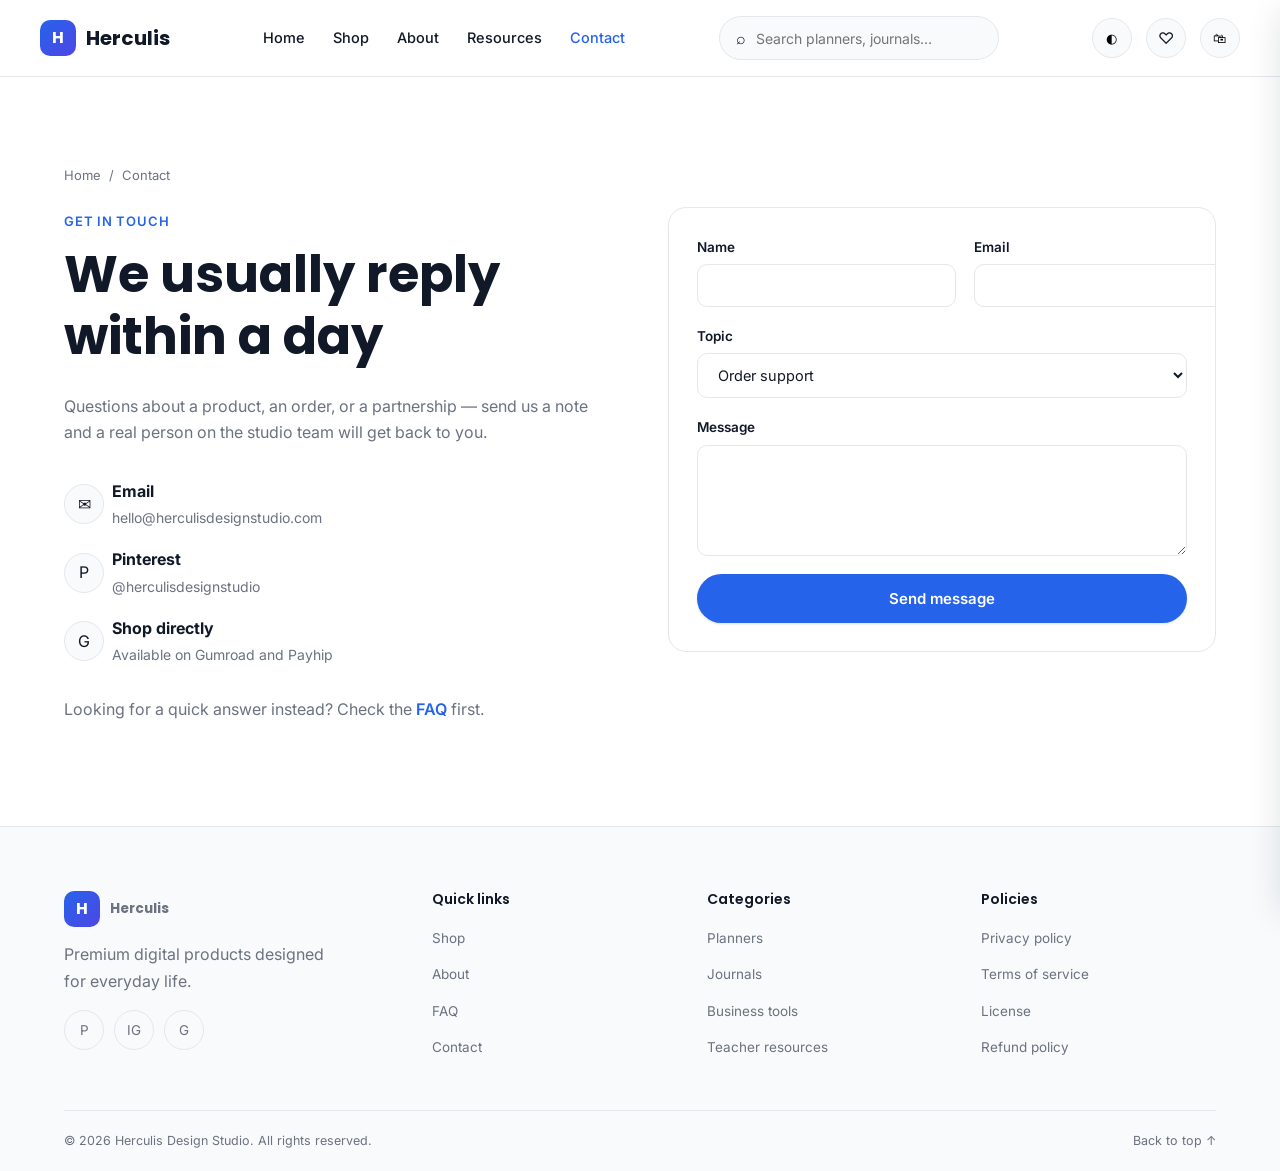
<file: contact.html>
<!DOCTYPE html>
<html lang="en">
<head>
<meta charset="UTF-8">
<meta name="viewport" content="width=device-width, initial-scale=1.0">
<title>Contact Us — Herculis Design Studio</title>
<meta name="description" content="Get in touch with Herculis Design Studio for product questions, order support, or collaboration inquiries.">
<link rel="canonical" href="https://www.herculisdesignstudio.com/contact.html">
<link rel="icon" href="assets/icons/favicon.ico">
<link rel="preconnect" href="https://fonts.googleapis.com">
<link rel="preconnect" href="https://fonts.gstatic.com" crossorigin>
<link href="https://fonts.googleapis.com/css2?family=Poppins:wght@500;600;700&family=Inter:wght@400;500;600&display=swap" rel="stylesheet">
<link rel="stylesheet" href="assets/css/style.css">
</head>
<body>
<div class="reading-progress" aria-hidden="true"></div>
<a href="#main" class="skip-link">Skip to content</a>
<header class="navbar">
  <div class="container nav-inner">
    <a href="index.html" class="logo"><span class="logo-mark">H</span> Herculis</a>
    <nav id="nav-links" class="nav-links" aria-label="Primary">
      <a href="index.html">Home</a>
      <a href="shop.html">Shop</a>
      <a href="about.html">About</a>
      <a href="faq.html">Resources</a>
      <a href="contact.html" aria-current="page">Contact</a>
    </nav>
    <div class="nav-search" role="search">
      <span aria-hidden="true">⌕</span>
      <input type="search" placeholder="Search planners, journals…" aria-label="Search products" onkeydown="if(event.key==='Enter'){window.location.href='shop.html?q='+encodeURIComponent(this.value);}">
    </div>
    <div class="nav-actions">
      <button class="icon-btn" id="theme-toggle" aria-label="Toggle dark mode">◐</button>
      <a class="icon-btn" href="shop.html" aria-label="Wishlist">♡<span class="badge-count wishlist-count hidden">0</span></a>
      <button class="icon-btn" id="cart-toggle" aria-label="Open cart">🛍<span class="badge-count cart-count hidden">0</span></button>
      <button class="nav-toggle" id="nav-toggle" aria-label="Toggle menu">☰</button>
    </div>
  </div>
</header>

<main id="main">
  <section class="section">
    <div class="container">
      <nav class="breadcrumb" aria-label="Breadcrumb"><a href="index.html">Home</a> / <span>Contact</span></nav>
      <div class="hero-grid" style="align-items:flex-start;">
        <div>
          <span class="eyebrow">Get in touch</span>
          <h1>We usually reply within a day</h1>
          <p class="lede">Questions about a product, an order, or a partnership — send us a note and a real person on the studio team will get back to you.</p>

          <div style="margin-top:32px; display:flex; flex-direction:column; gap:16px;">
            <div class="flex gap-8" style="align-items:center;">
              <span class="icon-btn" aria-hidden="true">✉</span>
              <div><strong>Email</strong><br><span style="color:var(--color-text-muted); font-size:14px;">hello@herculisdesignstudio.com</span></div>
            </div>
            <div class="flex gap-8" style="align-items:center;">
              <span class="icon-btn" aria-hidden="true">P</span>
              <div><strong>Pinterest</strong><br><span style="color:var(--color-text-muted); font-size:14px;">@herculisdesignstudio</span></div>
            </div>
            <div class="flex gap-8" style="align-items:center;">
              <span class="icon-btn" aria-hidden="true">G</span>
              <div><strong>Shop directly</strong><br><span style="color:var(--color-text-muted); font-size:14px;">Available on Gumroad and Payhip</span></div>
            </div>
          </div>

          <p style="margin-top:28px;">Looking for a quick answer instead? Check the <a href="faq.html" style="color:var(--color-primary); font-weight:600;">FAQ</a> first.</p>
        </div>

        <form id="contact-form" class="card" style="padding:28px;">
          <div class="form-cols">
            <div class="form-row">
              <label for="c-name">Name</label>
              <input id="c-name" type="text" required autocomplete="name">
            </div>
            <div class="form-row">
              <label for="c-email">Email</label>
              <input id="c-email" type="email" required autocomplete="email">
            </div>
          </div>
          <div class="form-row">
            <label for="c-topic">Topic</label>
            <select id="c-topic">
              <option>Order support</option>
              <option>Product question</option>
              <option>Wholesale / collaboration</option>
              <option>Something else</option>
            </select>
          </div>
          <div class="form-row">
            <label for="c-message">Message</label>
            <textarea id="c-message" rows="5" required></textarea>
          </div>
          <button type="submit" class="btn btn-primary btn-block">Send message</button>
        </form>
      </div>
    </div>
  </section>
</main>

<footer>
  <div class="container">
    <div class="footer-grid">
      <div class="footer-col">
        <a href="index.html" class="logo"><span class="logo-mark">H</span> Herculis</a>
        <p style="margin-top:14px; max-width:280px;">Premium digital products designed for everyday life.</p>
        <div class="footer-social">
          <a class="icon-btn" href="#" aria-label="Pinterest">P</a>
          <a class="icon-btn" href="#" aria-label="Instagram">IG</a>
          <a class="icon-btn" href="#" aria-label="Gumroad">G</a>
        </div>
      </div>
      <div class="footer-col">
        <h4>Quick links</h4>
        <ul><li><a href="shop.html">Shop</a></li><li><a href="about.html">About</a></li><li><a href="faq.html">FAQ</a></li><li><a href="contact.html">Contact</a></li></ul>
      </div>
      <div class="footer-col">
        <h4>Categories</h4>
        <ul><li><a href="shop.html">Planners</a></li><li><a href="shop.html">Journals</a></li><li><a href="shop.html">Business tools</a></li><li><a href="shop.html">Teacher resources</a></li></ul>
      </div>
      <div class="footer-col">
        <h4>Policies</h4>
        <ul><li><a href="privacy.html">Privacy policy</a></li><li><a href="terms.html">Terms of service</a></li><li><a href="license.html">License</a></li><li><a href="refund.html">Refund policy</a></li></ul>
      </div>
    </div>
    <div class="footer-bottom">
      <span>© 2026 Herculis Design Studio. All rights reserved.</span>
      <a href="#" id="footer-top">Back to top ↑</a>
    </div>
  </div>
</footer>

<div class="drawer-overlay"></div>
<aside class="drawer" aria-label="Shopping cart">
  <div class="drawer-head"><h3 style="margin:0;">Your cart</h3><button class="icon-btn" id="drawer-close" aria-label="Close cart">×</button></div>
  <div class="drawer-body"></div>
  <div class="drawer-foot">
    <div class="drawer-total"><span>Total</span><span class="drawer-total-amount">$0</span></div>
    <button class="btn btn-primary btn-block">Checkout</button>
  </div>
</aside>
<button class="scroll-top" aria-label="Scroll to top">↑</button>
<script src="assets/js/products.js"></script>
<script src="assets/js/main.js"></script>
</body>
</html>
</file>
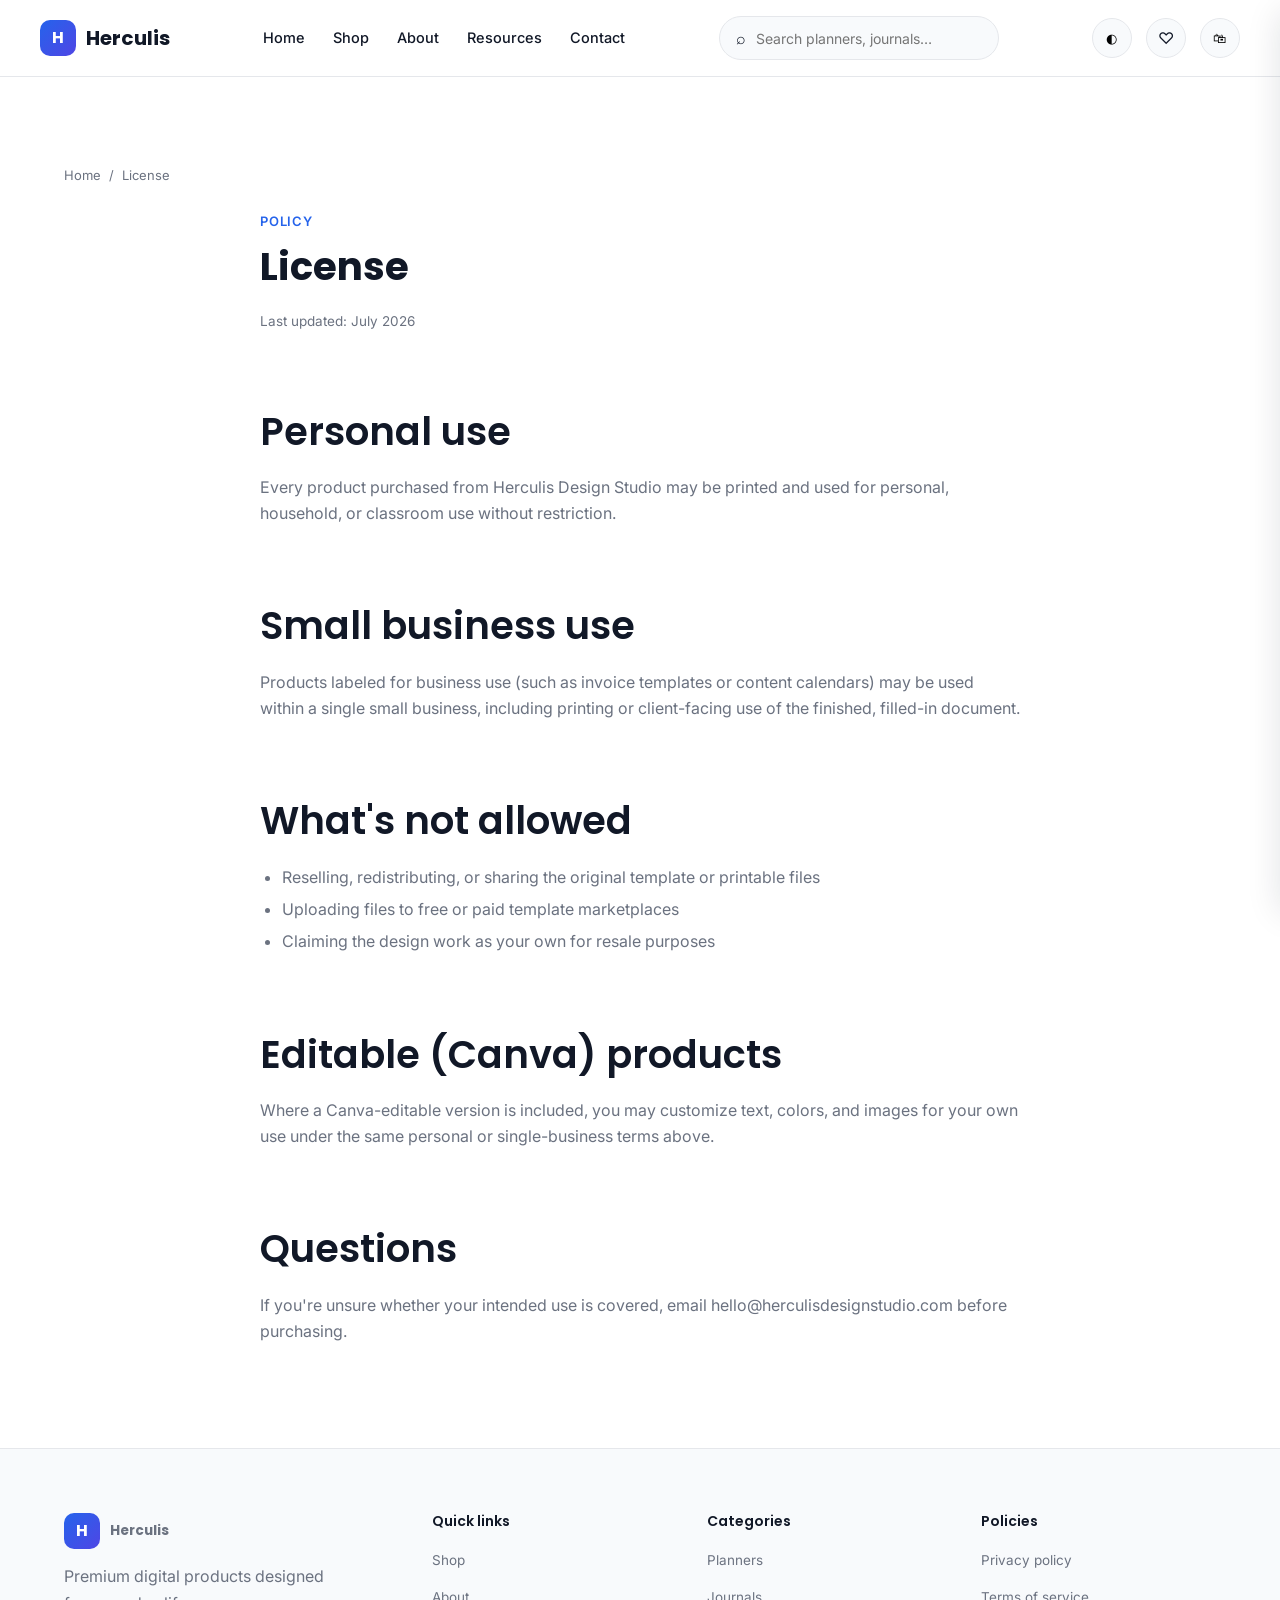
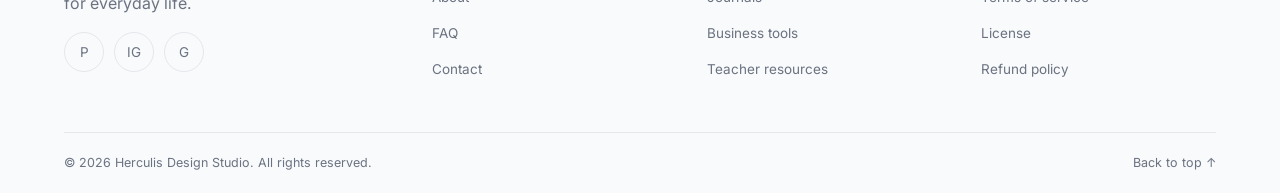
<file: license.html>
<!DOCTYPE html>
<html lang="en">
<head>
<meta charset="UTF-8">
<meta name="viewport" content="width=device-width, initial-scale=1.0">
<title>License — Herculis Design Studio</title>
<meta name="description" content="License terms for using Herculis Design Studio digital products.">
<link rel="canonical" href="https://www.herculisdesignstudio.com/license.html">
<link rel="icon" href="assets/icons/favicon.ico">
<link rel="preconnect" href="https://fonts.googleapis.com">
<link rel="preconnect" href="https://fonts.gstatic.com" crossorigin>
<link href="https://fonts.googleapis.com/css2?family=Poppins:wght@500;600;700&family=Inter:wght@400;500;600&display=swap" rel="stylesheet">
<link rel="stylesheet" href="assets/css/style.css">
</head>
<body>
<a href="#main" class="skip-link">Skip to content</a>
<header class="navbar">
  <div class="container nav-inner">
    <a href="index.html" class="logo"><span class="logo-mark">H</span> Herculis</a>
    <nav id="nav-links" class="nav-links" aria-label="Primary">
      <a href="index.html">Home</a>
      <a href="shop.html">Shop</a>
      <a href="about.html">About</a>
      <a href="faq.html">Resources</a>
      <a href="contact.html">Contact</a>
    </nav>
    <div class="nav-search" role="search">
      <span aria-hidden="true">⌕</span>
      <input type="search" placeholder="Search planners, journals…" aria-label="Search products" onkeydown="if(event.key==='Enter'){window.location.href='shop.html?q='+encodeURIComponent(this.value);}">
    </div>
    <div class="nav-actions">
      <button class="icon-btn" id="theme-toggle" aria-label="Toggle dark mode">◐</button>
      <a class="icon-btn" href="shop.html" aria-label="Wishlist">♡<span class="badge-count wishlist-count hidden">0</span></a>
      <button class="icon-btn" id="cart-toggle" aria-label="Open cart">🛍<span class="badge-count cart-count hidden">0</span></button>
      <button class="nav-toggle" id="nav-toggle" aria-label="Toggle menu">☰</button>
    </div>
  </div>
</header>

<main id="main">
  <section class="section">
    <div class="container">
      <nav class="breadcrumb" aria-label="Breadcrumb"><a href="index.html">Home</a> / <span>License</span></nav>
      <div class="legal-content">
        <span class="eyebrow">Policy</span>
        <h1 style="font-family:var(--font-heading); font-size:clamp(1.8rem,3vw,2.4rem);">License</h1>
        <p style="color:var(--color-text-muted); font-size:13.5px;">Last updated: July 2026</p>

        <h2>Personal use</h2>
        <p>Every product purchased from Herculis Design Studio may be printed and used for personal, household, or classroom use without restriction.</p>
        <h2>Small business use</h2>
        <p>Products labeled for business use (such as invoice templates or content calendars) may be used within a single small business, including printing or client-facing use of the finished, filled-in document.</p>
        <h2>What's not allowed</h2>
        <ul>
          <li>Reselling, redistributing, or sharing the original template or printable files</li>
          <li>Uploading files to free or paid template marketplaces</li>
          <li>Claiming the design work as your own for resale purposes</li>
        </ul>
        <h2>Editable (Canva) products</h2>
        <p>Where a Canva-editable version is included, you may customize text, colors, and images for your own use under the same personal or single-business terms above.</p>
        <h2>Questions</h2>
        <p>If you're unsure whether your intended use is covered, email hello@herculisdesignstudio.com before purchasing.</p>

      </div>
    </div>
  </section>
</main>

<footer>
  <div class="container">
    <div class="footer-grid">
      <div class="footer-col">
        <a href="index.html" class="logo"><span class="logo-mark">H</span> Herculis</a>
        <p style="margin-top:14px; max-width:280px;">Premium digital products designed for everyday life.</p>
        <div class="footer-social">
          <a class="icon-btn" href="#" aria-label="Pinterest">P</a>
          <a class="icon-btn" href="#" aria-label="Instagram">IG</a>
          <a class="icon-btn" href="#" aria-label="Gumroad">G</a>
        </div>
      </div>
      <div class="footer-col">
        <h4>Quick links</h4>
        <ul><li><a href="shop.html">Shop</a></li><li><a href="about.html">About</a></li><li><a href="faq.html">FAQ</a></li><li><a href="contact.html">Contact</a></li></ul>
      </div>
      <div class="footer-col">
        <h4>Categories</h4>
        <ul><li><a href="shop.html">Planners</a></li><li><a href="shop.html">Journals</a></li><li><a href="shop.html">Business tools</a></li><li><a href="shop.html">Teacher resources</a></li></ul>
      </div>
      <div class="footer-col">
        <h4>Policies</h4>
        <ul><li><a href="privacy.html">Privacy policy</a></li><li><a href="terms.html">Terms of service</a></li><li><a href="license.html">License</a></li><li><a href="refund.html">Refund policy</a></li></ul>
      </div>
    </div>
    <div class="footer-bottom">
      <span>© 2026 Herculis Design Studio. All rights reserved.</span>
      <a href="#" id="footer-top">Back to top ↑</a>
    </div>
  </div>
</footer>

<div class="drawer-overlay"></div>
<aside class="drawer" aria-label="Shopping cart">
  <div class="drawer-head"><h3 style="margin:0;">Your cart</h3><button class="icon-btn" id="drawer-close" aria-label="Close cart">×</button></div>
  <div class="drawer-body"></div>
  <div class="drawer-foot">
    <div class="drawer-total"><span>Total</span><span class="drawer-total-amount">$0</span></div>
    <button class="btn btn-primary btn-block">Checkout</button>
  </div>
</aside>
<button class="scroll-top" aria-label="Scroll to top">↑</button>
<script src="assets/js/products.js"></script>
<script src="assets/js/main.js"></script>
</body>
</html>
</file>
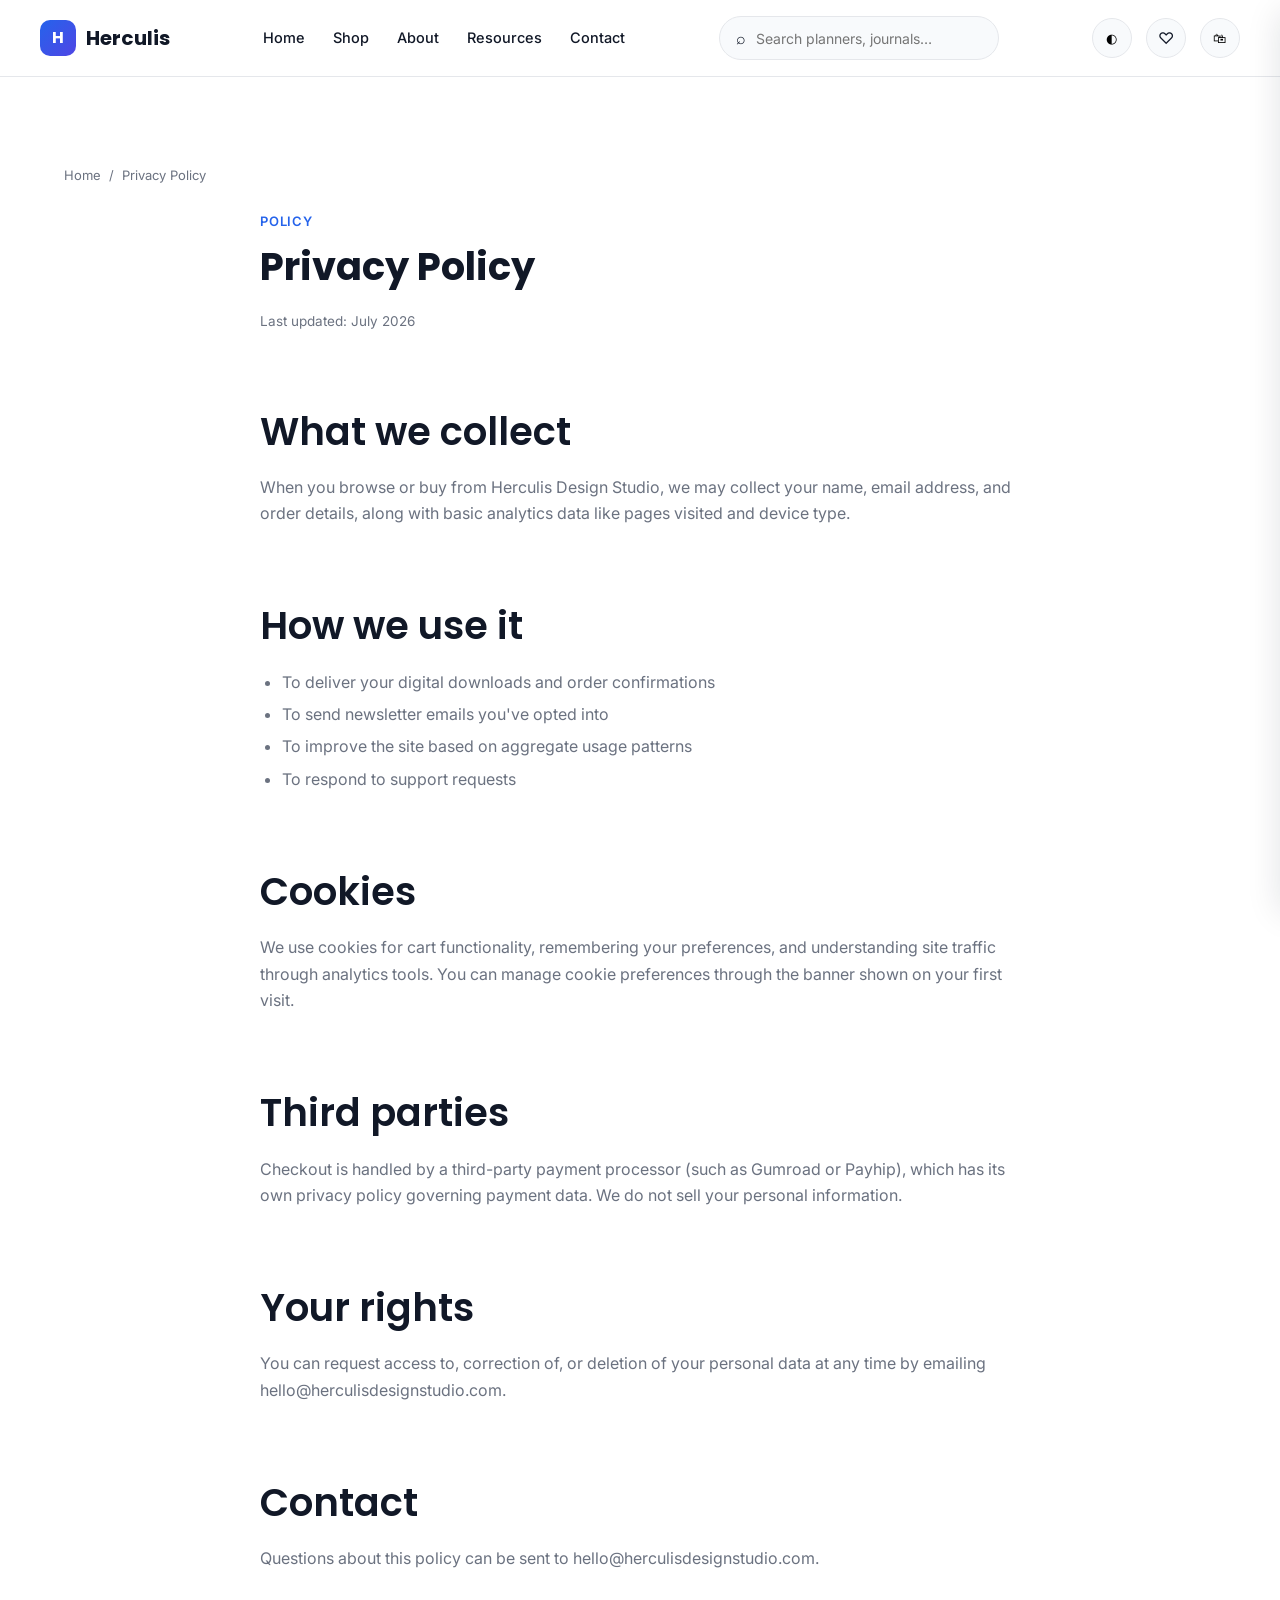
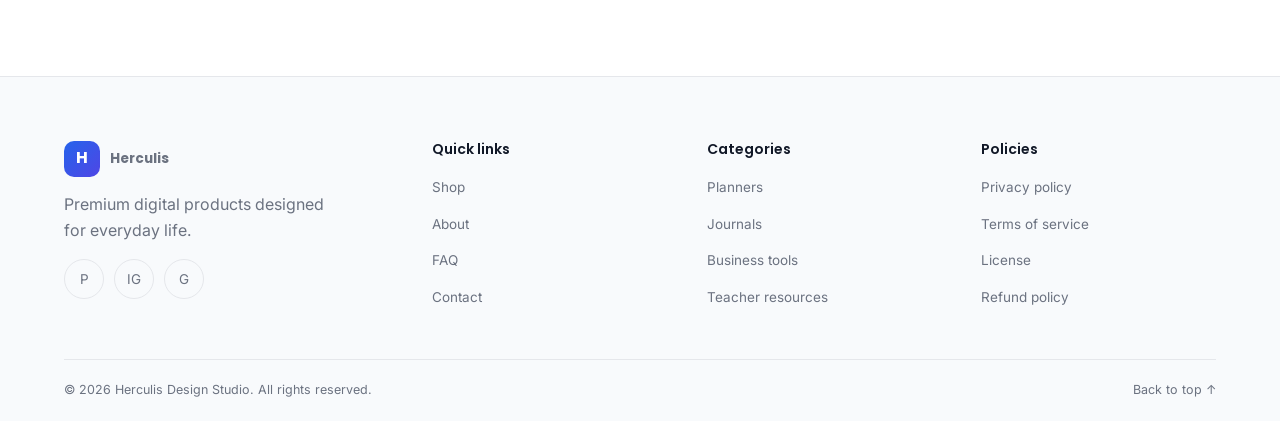
<file: privacy.html>
<!DOCTYPE html>
<html lang="en">
<head>
<meta charset="UTF-8">
<meta name="viewport" content="width=device-width, initial-scale=1.0">
<title>Privacy Policy — Herculis Design Studio</title>
<meta name="description" content="How Herculis Design Studio collects, uses, and protects your information.">
<link rel="canonical" href="https://www.herculisdesignstudio.com/privacy.html">
<link rel="icon" href="assets/icons/favicon.ico">
<link rel="preconnect" href="https://fonts.googleapis.com">
<link rel="preconnect" href="https://fonts.gstatic.com" crossorigin>
<link href="https://fonts.googleapis.com/css2?family=Poppins:wght@500;600;700&family=Inter:wght@400;500;600&display=swap" rel="stylesheet">
<link rel="stylesheet" href="assets/css/style.css">
</head>
<body>
<a href="#main" class="skip-link">Skip to content</a>
<header class="navbar">
  <div class="container nav-inner">
    <a href="index.html" class="logo"><span class="logo-mark">H</span> Herculis</a>
    <nav id="nav-links" class="nav-links" aria-label="Primary">
      <a href="index.html">Home</a>
      <a href="shop.html">Shop</a>
      <a href="about.html">About</a>
      <a href="faq.html">Resources</a>
      <a href="contact.html">Contact</a>
    </nav>
    <div class="nav-search" role="search">
      <span aria-hidden="true">⌕</span>
      <input type="search" placeholder="Search planners, journals…" aria-label="Search products" onkeydown="if(event.key==='Enter'){window.location.href='shop.html?q='+encodeURIComponent(this.value);}">
    </div>
    <div class="nav-actions">
      <button class="icon-btn" id="theme-toggle" aria-label="Toggle dark mode">◐</button>
      <a class="icon-btn" href="shop.html" aria-label="Wishlist">♡<span class="badge-count wishlist-count hidden">0</span></a>
      <button class="icon-btn" id="cart-toggle" aria-label="Open cart">🛍<span class="badge-count cart-count hidden">0</span></button>
      <button class="nav-toggle" id="nav-toggle" aria-label="Toggle menu">☰</button>
    </div>
  </div>
</header>

<main id="main">
  <section class="section">
    <div class="container">
      <nav class="breadcrumb" aria-label="Breadcrumb"><a href="index.html">Home</a> / <span>Privacy Policy</span></nav>
      <div class="legal-content">
        <span class="eyebrow">Policy</span>
        <h1 style="font-family:var(--font-heading); font-size:clamp(1.8rem,3vw,2.4rem);">Privacy Policy</h1>
        <p style="color:var(--color-text-muted); font-size:13.5px;">Last updated: July 2026</p>

        <h2>What we collect</h2>
        <p>When you browse or buy from Herculis Design Studio, we may collect your name, email address, and order details, along with basic analytics data like pages visited and device type.</p>
        <h2>How we use it</h2>
        <ul>
          <li>To deliver your digital downloads and order confirmations</li>
          <li>To send newsletter emails you've opted into</li>
          <li>To improve the site based on aggregate usage patterns</li>
          <li>To respond to support requests</li>
        </ul>
        <h2>Cookies</h2>
        <p>We use cookies for cart functionality, remembering your preferences, and understanding site traffic through analytics tools. You can manage cookie preferences through the banner shown on your first visit.</p>
        <h2>Third parties</h2>
        <p>Checkout is handled by a third-party payment processor (such as Gumroad or Payhip), which has its own privacy policy governing payment data. We do not sell your personal information.</p>
        <h2>Your rights</h2>
        <p>You can request access to, correction of, or deletion of your personal data at any time by emailing hello@herculisdesignstudio.com.</p>
        <h2>Contact</h2>
        <p>Questions about this policy can be sent to hello@herculisdesignstudio.com.</p>

      </div>
    </div>
  </section>
</main>

<footer>
  <div class="container">
    <div class="footer-grid">
      <div class="footer-col">
        <a href="index.html" class="logo"><span class="logo-mark">H</span> Herculis</a>
        <p style="margin-top:14px; max-width:280px;">Premium digital products designed for everyday life.</p>
        <div class="footer-social">
          <a class="icon-btn" href="#" aria-label="Pinterest">P</a>
          <a class="icon-btn" href="#" aria-label="Instagram">IG</a>
          <a class="icon-btn" href="#" aria-label="Gumroad">G</a>
        </div>
      </div>
      <div class="footer-col">
        <h4>Quick links</h4>
        <ul><li><a href="shop.html">Shop</a></li><li><a href="about.html">About</a></li><li><a href="faq.html">FAQ</a></li><li><a href="contact.html">Contact</a></li></ul>
      </div>
      <div class="footer-col">
        <h4>Categories</h4>
        <ul><li><a href="shop.html">Planners</a></li><li><a href="shop.html">Journals</a></li><li><a href="shop.html">Business tools</a></li><li><a href="shop.html">Teacher resources</a></li></ul>
      </div>
      <div class="footer-col">
        <h4>Policies</h4>
        <ul><li><a href="privacy.html">Privacy policy</a></li><li><a href="terms.html">Terms of service</a></li><li><a href="license.html">License</a></li><li><a href="refund.html">Refund policy</a></li></ul>
      </div>
    </div>
    <div class="footer-bottom">
      <span>© 2026 Herculis Design Studio. All rights reserved.</span>
      <a href="#" id="footer-top">Back to top ↑</a>
    </div>
  </div>
</footer>

<div class="drawer-overlay"></div>
<aside class="drawer" aria-label="Shopping cart">
  <div class="drawer-head"><h3 style="margin:0;">Your cart</h3><button class="icon-btn" id="drawer-close" aria-label="Close cart">×</button></div>
  <div class="drawer-body"></div>
  <div class="drawer-foot">
    <div class="drawer-total"><span>Total</span><span class="drawer-total-amount">$0</span></div>
    <button class="btn btn-primary btn-block">Checkout</button>
  </div>
</aside>
<button class="scroll-top" aria-label="Scroll to top">↑</button>
<script src="assets/js/products.js"></script>
<script src="assets/js/main.js"></script>
</body>
</html>
</file>
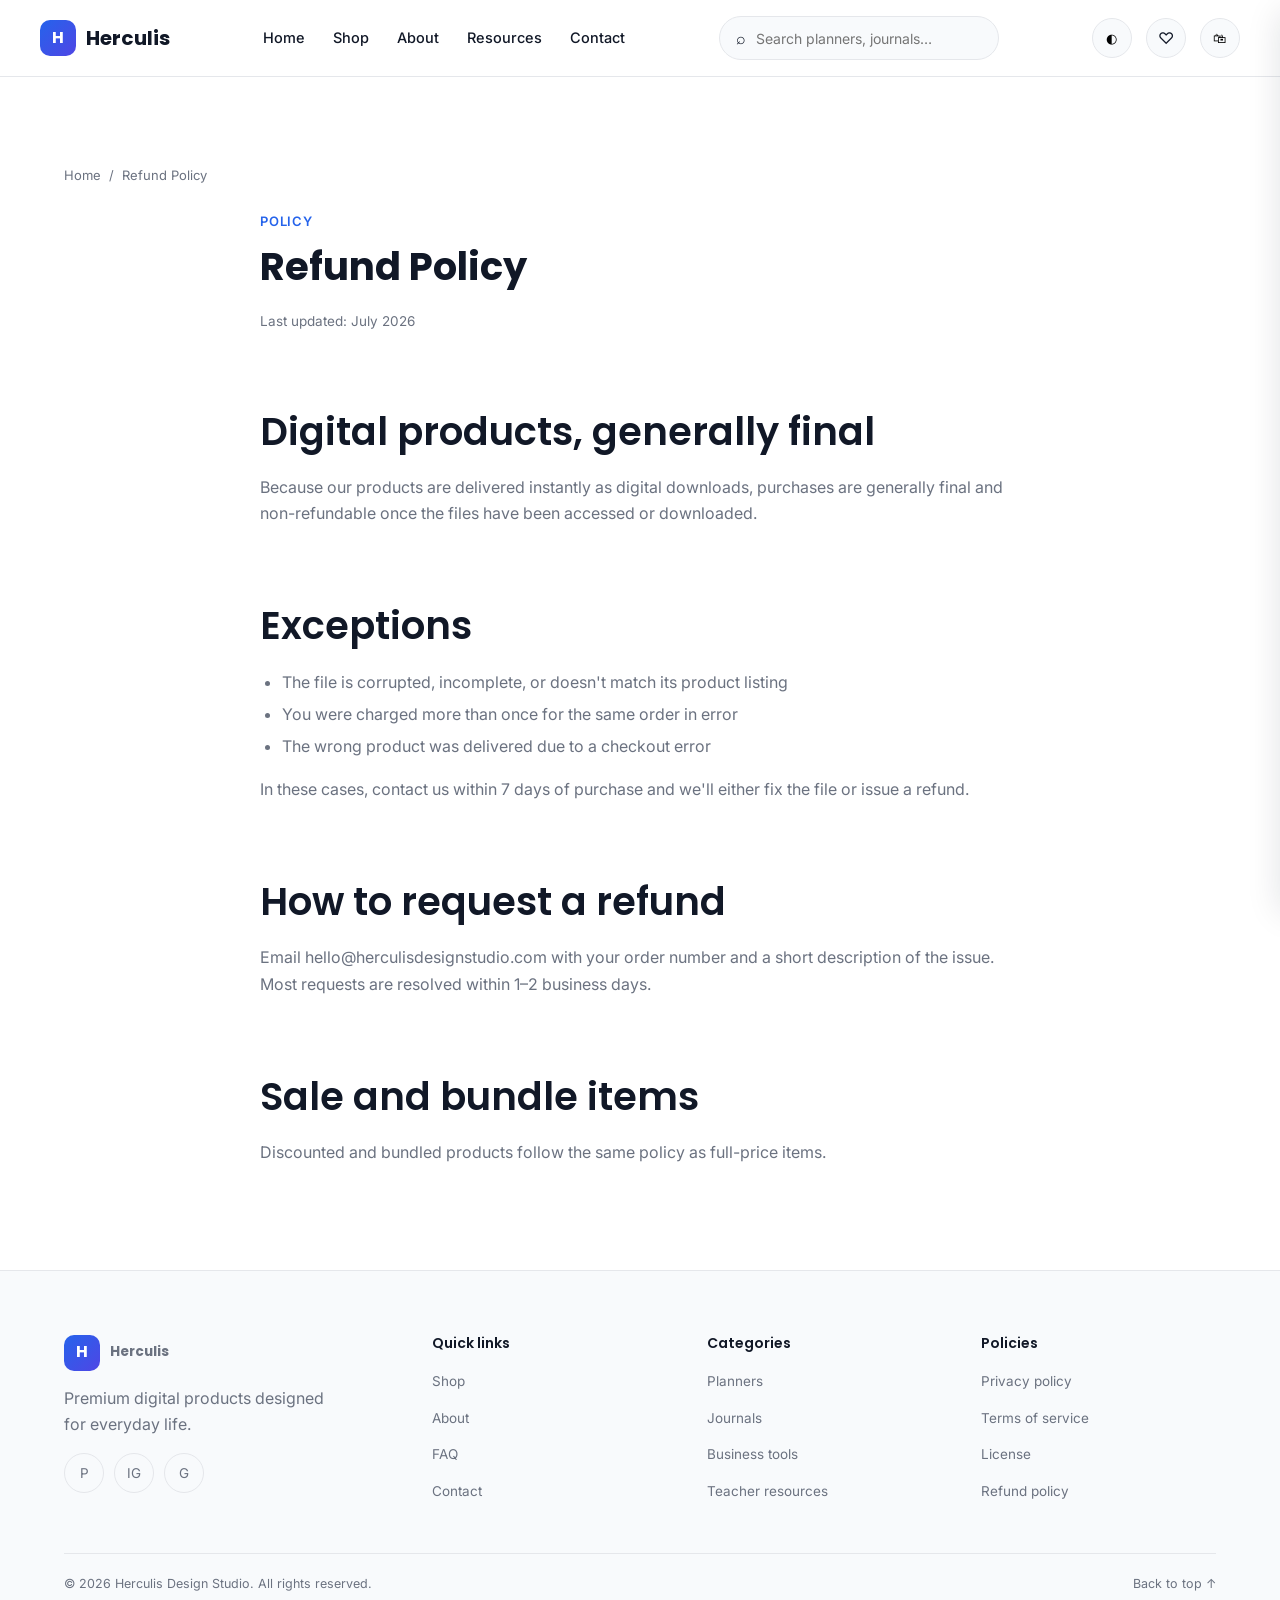
<file: refund.html>
<!DOCTYPE html>
<html lang="en">
<head>
<meta charset="UTF-8">
<meta name="viewport" content="width=device-width, initial-scale=1.0">
<title>Refund Policy — Herculis Design Studio</title>
<meta name="description" content="Herculis Design Studio's policy on refunds and exchanges for digital products.">
<link rel="canonical" href="https://www.herculisdesignstudio.com/refund.html">
<link rel="icon" href="assets/icons/favicon.ico">
<link rel="preconnect" href="https://fonts.googleapis.com">
<link rel="preconnect" href="https://fonts.gstatic.com" crossorigin>
<link href="https://fonts.googleapis.com/css2?family=Poppins:wght@500;600;700&family=Inter:wght@400;500;600&display=swap" rel="stylesheet">
<link rel="stylesheet" href="assets/css/style.css">
</head>
<body>
<a href="#main" class="skip-link">Skip to content</a>
<header class="navbar">
  <div class="container nav-inner">
    <a href="index.html" class="logo"><span class="logo-mark">H</span> Herculis</a>
    <nav id="nav-links" class="nav-links" aria-label="Primary">
      <a href="index.html">Home</a>
      <a href="shop.html">Shop</a>
      <a href="about.html">About</a>
      <a href="faq.html">Resources</a>
      <a href="contact.html">Contact</a>
    </nav>
    <div class="nav-search" role="search">
      <span aria-hidden="true">⌕</span>
      <input type="search" placeholder="Search planners, journals…" aria-label="Search products" onkeydown="if(event.key==='Enter'){window.location.href='shop.html?q='+encodeURIComponent(this.value);}">
    </div>
    <div class="nav-actions">
      <button class="icon-btn" id="theme-toggle" aria-label="Toggle dark mode">◐</button>
      <a class="icon-btn" href="shop.html" aria-label="Wishlist">♡<span class="badge-count wishlist-count hidden">0</span></a>
      <button class="icon-btn" id="cart-toggle" aria-label="Open cart">🛍<span class="badge-count cart-count hidden">0</span></button>
      <button class="nav-toggle" id="nav-toggle" aria-label="Toggle menu">☰</button>
    </div>
  </div>
</header>

<main id="main">
  <section class="section">
    <div class="container">
      <nav class="breadcrumb" aria-label="Breadcrumb"><a href="index.html">Home</a> / <span>Refund Policy</span></nav>
      <div class="legal-content">
        <span class="eyebrow">Policy</span>
        <h1 style="font-family:var(--font-heading); font-size:clamp(1.8rem,3vw,2.4rem);">Refund Policy</h1>
        <p style="color:var(--color-text-muted); font-size:13.5px;">Last updated: July 2026</p>

        <h2>Digital products, generally final</h2>
        <p>Because our products are delivered instantly as digital downloads, purchases are generally final and non-refundable once the files have been accessed or downloaded.</p>
        <h2>Exceptions</h2>
        <ul>
          <li>The file is corrupted, incomplete, or doesn't match its product listing</li>
          <li>You were charged more than once for the same order in error</li>
          <li>The wrong product was delivered due to a checkout error</li>
        </ul>
        <p>In these cases, contact us within 7 days of purchase and we'll either fix the file or issue a refund.</p>
        <h2>How to request a refund</h2>
        <p>Email hello@herculisdesignstudio.com with your order number and a short description of the issue. Most requests are resolved within 1–2 business days.</p>
        <h2>Sale and bundle items</h2>
        <p>Discounted and bundled products follow the same policy as full-price items.</p>

      </div>
    </div>
  </section>
</main>

<footer>
  <div class="container">
    <div class="footer-grid">
      <div class="footer-col">
        <a href="index.html" class="logo"><span class="logo-mark">H</span> Herculis</a>
        <p style="margin-top:14px; max-width:280px;">Premium digital products designed for everyday life.</p>
        <div class="footer-social">
          <a class="icon-btn" href="#" aria-label="Pinterest">P</a>
          <a class="icon-btn" href="#" aria-label="Instagram">IG</a>
          <a class="icon-btn" href="#" aria-label="Gumroad">G</a>
        </div>
      </div>
      <div class="footer-col">
        <h4>Quick links</h4>
        <ul><li><a href="shop.html">Shop</a></li><li><a href="about.html">About</a></li><li><a href="faq.html">FAQ</a></li><li><a href="contact.html">Contact</a></li></ul>
      </div>
      <div class="footer-col">
        <h4>Categories</h4>
        <ul><li><a href="shop.html">Planners</a></li><li><a href="shop.html">Journals</a></li><li><a href="shop.html">Business tools</a></li><li><a href="shop.html">Teacher resources</a></li></ul>
      </div>
      <div class="footer-col">
        <h4>Policies</h4>
        <ul><li><a href="privacy.html">Privacy policy</a></li><li><a href="terms.html">Terms of service</a></li><li><a href="license.html">License</a></li><li><a href="refund.html">Refund policy</a></li></ul>
      </div>
    </div>
    <div class="footer-bottom">
      <span>© 2026 Herculis Design Studio. All rights reserved.</span>
      <a href="#" id="footer-top">Back to top ↑</a>
    </div>
  </div>
</footer>

<div class="drawer-overlay"></div>
<aside class="drawer" aria-label="Shopping cart">
  <div class="drawer-head"><h3 style="margin:0;">Your cart</h3><button class="icon-btn" id="drawer-close" aria-label="Close cart">×</button></div>
  <div class="drawer-body"></div>
  <div class="drawer-foot">
    <div class="drawer-total"><span>Total</span><span class="drawer-total-amount">$0</span></div>
    <button class="btn btn-primary btn-block">Checkout</button>
  </div>
</aside>
<button class="scroll-top" aria-label="Scroll to top">↑</button>
<script src="assets/js/products.js"></script>
<script src="assets/js/main.js"></script>
</body>
</html>
</file>
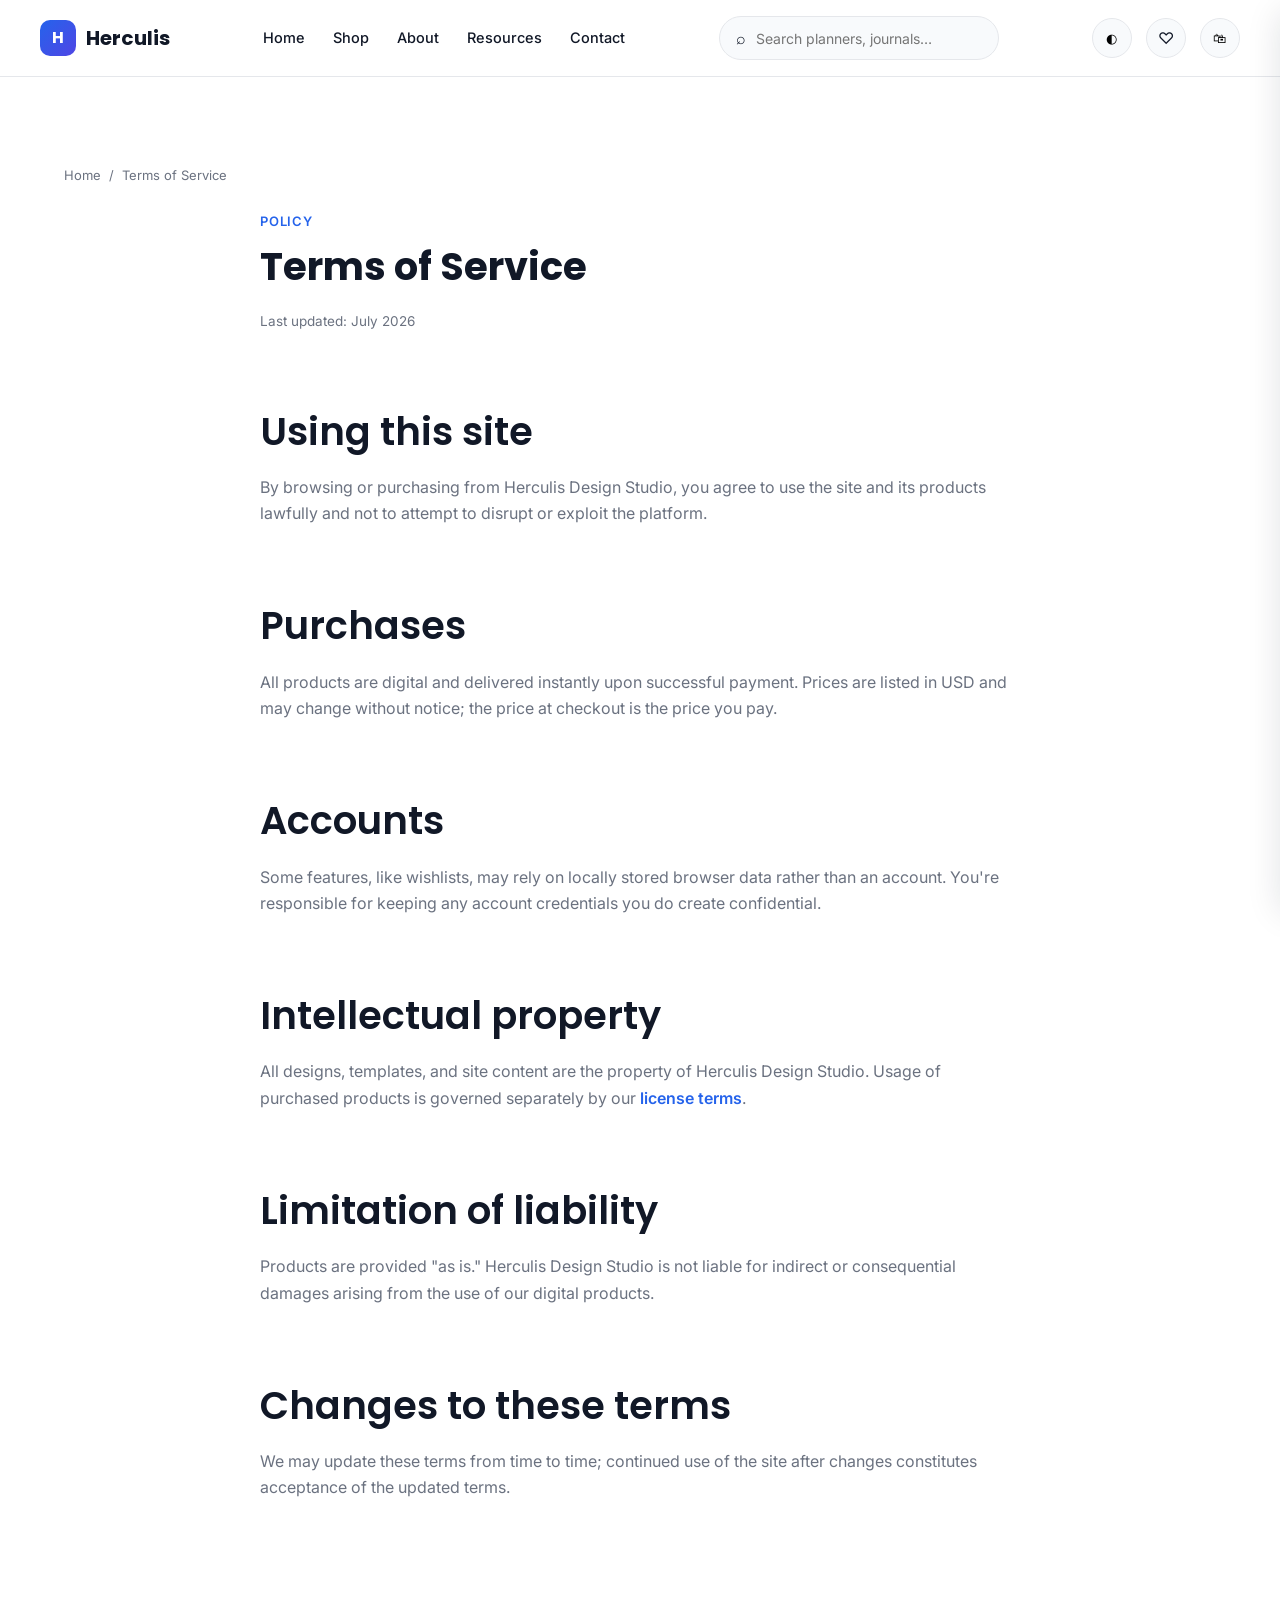
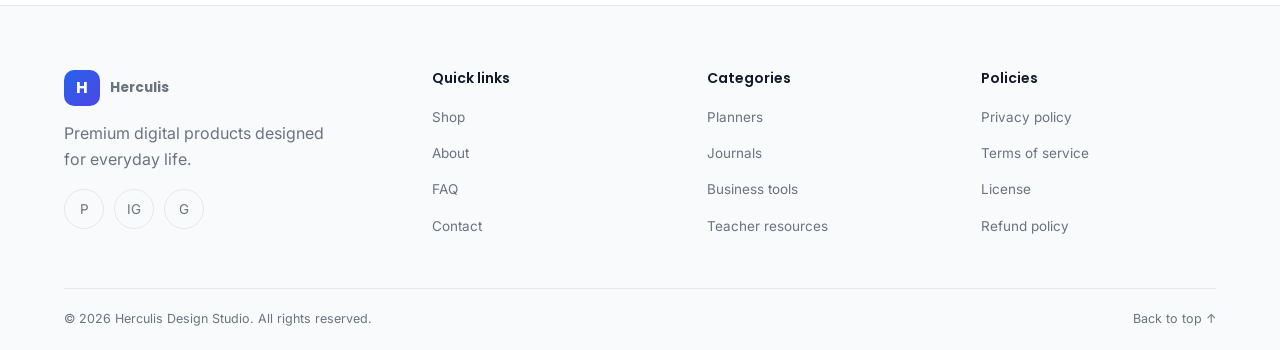
<file: terms.html>
<!DOCTYPE html>
<html lang="en">
<head>
<meta charset="UTF-8">
<meta name="viewport" content="width=device-width, initial-scale=1.0">
<title>Terms of Service — Herculis Design Studio</title>
<meta name="description" content="The terms that govern your use of the Herculis Design Studio website and products.">
<link rel="canonical" href="https://www.herculisdesignstudio.com/terms.html">
<link rel="icon" href="assets/icons/favicon.ico">
<link rel="preconnect" href="https://fonts.googleapis.com">
<link rel="preconnect" href="https://fonts.gstatic.com" crossorigin>
<link href="https://fonts.googleapis.com/css2?family=Poppins:wght@500;600;700&family=Inter:wght@400;500;600&display=swap" rel="stylesheet">
<link rel="stylesheet" href="assets/css/style.css">
</head>
<body>
<a href="#main" class="skip-link">Skip to content</a>
<header class="navbar">
  <div class="container nav-inner">
    <a href="index.html" class="logo"><span class="logo-mark">H</span> Herculis</a>
    <nav id="nav-links" class="nav-links" aria-label="Primary">
      <a href="index.html">Home</a>
      <a href="shop.html">Shop</a>
      <a href="about.html">About</a>
      <a href="faq.html">Resources</a>
      <a href="contact.html">Contact</a>
    </nav>
    <div class="nav-search" role="search">
      <span aria-hidden="true">⌕</span>
      <input type="search" placeholder="Search planners, journals…" aria-label="Search products" onkeydown="if(event.key==='Enter'){window.location.href='shop.html?q='+encodeURIComponent(this.value);}">
    </div>
    <div class="nav-actions">
      <button class="icon-btn" id="theme-toggle" aria-label="Toggle dark mode">◐</button>
      <a class="icon-btn" href="shop.html" aria-label="Wishlist">♡<span class="badge-count wishlist-count hidden">0</span></a>
      <button class="icon-btn" id="cart-toggle" aria-label="Open cart">🛍<span class="badge-count cart-count hidden">0</span></button>
      <button class="nav-toggle" id="nav-toggle" aria-label="Toggle menu">☰</button>
    </div>
  </div>
</header>

<main id="main">
  <section class="section">
    <div class="container">
      <nav class="breadcrumb" aria-label="Breadcrumb"><a href="index.html">Home</a> / <span>Terms of Service</span></nav>
      <div class="legal-content">
        <span class="eyebrow">Policy</span>
        <h1 style="font-family:var(--font-heading); font-size:clamp(1.8rem,3vw,2.4rem);">Terms of Service</h1>
        <p style="color:var(--color-text-muted); font-size:13.5px;">Last updated: July 2026</p>

        <h2>Using this site</h2>
        <p>By browsing or purchasing from Herculis Design Studio, you agree to use the site and its products lawfully and not to attempt to disrupt or exploit the platform.</p>
        <h2>Purchases</h2>
        <p>All products are digital and delivered instantly upon successful payment. Prices are listed in USD and may change without notice; the price at checkout is the price you pay.</p>
        <h2>Accounts</h2>
        <p>Some features, like wishlists, may rely on locally stored browser data rather than an account. You're responsible for keeping any account credentials you do create confidential.</p>
        <h2>Intellectual property</h2>
        <p>All designs, templates, and site content are the property of Herculis Design Studio. Usage of purchased products is governed separately by our <a href="license.html" style="color:var(--color-primary); font-weight:600;">license terms</a>.</p>
        <h2>Limitation of liability</h2>
        <p>Products are provided "as is." Herculis Design Studio is not liable for indirect or consequential damages arising from the use of our digital products.</p>
        <h2>Changes to these terms</h2>
        <p>We may update these terms from time to time; continued use of the site after changes constitutes acceptance of the updated terms.</p>

      </div>
    </div>
  </section>
</main>

<footer>
  <div class="container">
    <div class="footer-grid">
      <div class="footer-col">
        <a href="index.html" class="logo"><span class="logo-mark">H</span> Herculis</a>
        <p style="margin-top:14px; max-width:280px;">Premium digital products designed for everyday life.</p>
        <div class="footer-social">
          <a class="icon-btn" href="#" aria-label="Pinterest">P</a>
          <a class="icon-btn" href="#" aria-label="Instagram">IG</a>
          <a class="icon-btn" href="#" aria-label="Gumroad">G</a>
        </div>
      </div>
      <div class="footer-col">
        <h4>Quick links</h4>
        <ul><li><a href="shop.html">Shop</a></li><li><a href="about.html">About</a></li><li><a href="faq.html">FAQ</a></li><li><a href="contact.html">Contact</a></li></ul>
      </div>
      <div class="footer-col">
        <h4>Categories</h4>
        <ul><li><a href="shop.html">Planners</a></li><li><a href="shop.html">Journals</a></li><li><a href="shop.html">Business tools</a></li><li><a href="shop.html">Teacher resources</a></li></ul>
      </div>
      <div class="footer-col">
        <h4>Policies</h4>
        <ul><li><a href="privacy.html">Privacy policy</a></li><li><a href="terms.html">Terms of service</a></li><li><a href="license.html">License</a></li><li><a href="refund.html">Refund policy</a></li></ul>
      </div>
    </div>
    <div class="footer-bottom">
      <span>© 2026 Herculis Design Studio. All rights reserved.</span>
      <a href="#" id="footer-top">Back to top ↑</a>
    </div>
  </div>
</footer>

<div class="drawer-overlay"></div>
<aside class="drawer" aria-label="Shopping cart">
  <div class="drawer-head"><h3 style="margin:0;">Your cart</h3><button class="icon-btn" id="drawer-close" aria-label="Close cart">×</button></div>
  <div class="drawer-body"></div>
  <div class="drawer-foot">
    <div class="drawer-total"><span>Total</span><span class="drawer-total-amount">$0</span></div>
    <button class="btn btn-primary btn-block">Checkout</button>
  </div>
</aside>
<button class="scroll-top" aria-label="Scroll to top">↑</button>
<script src="assets/js/products.js"></script>
<script src="assets/js/main.js"></script>
</body>
</html>
</file>
<file: assets/css/style.css>
/* ==========================================================================
   Herculis Design Studio — global stylesheet
   Design tokens, layout, components, utilities
   ========================================================================== */

:root{
  --color-primary:#2563EB;
  --color-secondary:#4F46E5;
  --color-accent:#10B981;
  --color-bg:#FFFFFF;
  --color-bg-section:#F8FAFC;
  --color-text:#111827;
  --color-text-muted:#6B7280;
  --color-border:#E5E7EB;
  --color-star:#F59E0B;
  --color-danger:#DC2626;

  --font-heading:'Poppins', sans-serif;
  --font-body:'Inter', sans-serif;

  --radius-card:18px;
  --radius-btn:999px;
  --radius-input:10px;

  --shadow-sm:0 1px 2px rgba(17,24,39,0.06), 0 1px 3px rgba(17,24,39,0.08);
  --shadow-md:0 4px 12px rgba(17,24,39,0.08);
  --shadow-lg:0 12px 32px rgba(17,24,39,0.12);

  --container:1200px;
  --transition:0.25s ease;
}

[data-theme="dark"]{
  --color-bg:#0B1220;
  --color-bg-section:#111827;
  --color-text:#F3F4F6;
  --color-text-muted:#9CA3AF;
  --color-border:#1F2937;
}

*,*::before,*::after{box-sizing:border-box;}
html{scroll-behavior:smooth;}
body{
  margin:0;
  font-family:var(--font-body);
  color:var(--color-text);
  background:var(--color-bg);
  line-height:1.65;
  -webkit-font-smoothing:antialiased;
  transition:background var(--transition), color var(--transition);
}
img{max-width:100%; display:block;}
a{color:inherit; text-decoration:none;}
ul{list-style:none; margin:0; padding:0;}
button{font-family:inherit; cursor:pointer;}
input,select,textarea{font-family:inherit;}

h1,h2,h3,h4{
  font-family:var(--font-heading);
  font-weight:600;
  line-height:1.2;
  margin:0 0 0.5em;
  color:var(--color-text);
}
h1{font-size:clamp(2.2rem,4vw,3.4rem); font-weight:700;}
h2{font-size:clamp(1.7rem,3vw,2.4rem);}
h3{font-size:1.25rem;}
p{margin:0 0 1em; color:var(--color-text-muted);}

.container{max-width:var(--container); margin:0 auto; padding:0 24px;}
.section{padding:88px 0;}
.section-alt{background:var(--color-bg-section);}
.section-head{max-width:640px; margin:0 auto 48px; text-align:center;}
.eyebrow{
  display:inline-block; font-size:13px; font-weight:600; letter-spacing:0.06em;
  text-transform:uppercase; color:var(--color-primary); margin-bottom:12px;
}
.section-head p{margin-top:12px;}

/* Buttons */
.btn{
  display:inline-flex; align-items:center; justify-content:center; gap:8px;
  padding:14px 28px; border-radius:var(--radius-btn); font-weight:600; font-size:15px;
  border:1px solid transparent; transition:transform var(--transition), box-shadow var(--transition), background var(--transition), color var(--transition);
  white-space:nowrap;
}
.btn-primary{background:var(--color-primary); color:#fff; box-shadow:var(--shadow-sm);}
.btn-primary:hover{transform:translateY(-2px); box-shadow:var(--shadow-md); background:#1D4ED8;}
.btn-secondary{background:#fff; color:var(--color-primary); border-color:var(--color-border); box-shadow:var(--shadow-sm);}
.btn-secondary:hover{transform:translateY(-2px); box-shadow:var(--shadow-md); border-color:var(--color-primary);}
.btn-accent{background:var(--color-accent); color:#fff;}
.btn-accent:hover{transform:translateY(-2px); box-shadow:var(--shadow-md); background:#0B9C6D;}
.btn-ghost{background:transparent; color:var(--color-text); border-color:var(--color-border);}
.btn-ghost:hover{border-color:var(--color-primary); color:var(--color-primary);}
.btn-block{width:100%;}
.btn-sm{padding:9px 18px; font-size:13px;}

/* Focus states — accessibility */
a:focus-visible, button:focus-visible, input:focus-visible, select:focus-visible, textarea:focus-visible{
  outline:3px solid var(--color-primary); outline-offset:2px; border-radius:4px;
}
.skip-link{
  position:absolute; left:-999px; top:0; background:var(--color-primary); color:#fff;
  padding:12px 20px; z-index:200; border-radius:0 0 8px 0;
}
.skip-link:focus{left:0;}

/* ============================== NAV ============================== */
.announcement{
  background:var(--color-text); color:#fff; text-align:center; font-size:13px;
  padding:9px 16px; position:relative;
}
.announcement button{
  position:absolute; right:16px; top:50%; transform:translateY(-50%);
  background:none; border:none; color:#fff; font-size:16px; opacity:0.7;
}
.announcement button:hover{opacity:1;}

.navbar{
  position:sticky; top:0; z-index:100; background:rgba(255,255,255,0.9);
  backdrop-filter:blur(10px); border-bottom:1px solid var(--color-border);
}
.navbar .nav-inner{position:relative;}
[data-theme="dark"] .navbar{background:rgba(11,18,32,0.9);}
.nav-inner{display:flex; align-items:center; justify-content:space-between; padding:16px 0; gap:24px;}
.logo{display:flex; align-items:center; gap:10px; font-family:var(--font-heading); font-weight:700; font-size:20px;}
.logo-mark{
  width:36px; height:36px; border-radius:10px; background:linear-gradient(135deg,var(--color-primary),var(--color-secondary));
  display:flex; align-items:center; justify-content:center; color:#fff; font-weight:700; font-size:16px;
}
.nav-links{display:flex; align-items:center; gap:28px; font-size:14.5px; font-weight:500;}
.nav-links a{color:var(--color-text); transition:color var(--transition); position:relative;}
.nav-links a:hover, .nav-links a[aria-current="page"]{color:var(--color-primary);}
.nav-actions{display:flex; align-items:center; gap:14px;}
.icon-btn{
  width:40px; height:40px; border-radius:50%; display:flex; align-items:center; justify-content:center;
  background:var(--color-bg-section); border:1px solid var(--color-border); position:relative; transition:all var(--transition);
}
.icon-btn:hover{border-color:var(--color-primary); color:var(--color-primary);}
.badge-count{
  position:absolute; top:-4px; right:-4px; background:var(--color-accent); color:#fff;
  font-size:10px; font-weight:700; min-width:16px; height:16px; border-radius:8px;
  display:flex; align-items:center; justify-content:center; padding:0 3px;
}
.nav-toggle{display:none; background:none; border:none; font-size:24px;}

/* Search */
.nav-search{
  display:flex; align-items:center; gap:8px; background:var(--color-bg-section); border:1px solid var(--color-border);
  border-radius:var(--radius-btn); padding:8px 16px; flex:1; max-width:280px;
}
.nav-search input{background:none; border:none; outline:none; width:100%; font-size:14px; color:var(--color-text);}

/* ============================== HERO ============================== */
.hero{
  padding:80px 0 60px; background:radial-gradient(1200px 500px at 80% -10%, rgba(37,99,235,0.08), transparent),
  radial-gradient(900px 400px at 0% 10%, rgba(16,185,129,0.08), transparent);
  overflow:hidden; position:relative;
}
.hero-grid{display:grid; grid-template-columns:1fr 1fr; gap:56px; align-items:center;}
.hero-eyebrow{
  display:inline-flex; align-items:center; gap:8px; background:#EFF6FF; color:var(--color-primary);
  font-size:13px; font-weight:600; padding:8px 16px; border-radius:var(--radius-btn); margin-bottom:20px;
}
.hero p.lede{font-size:17px; max-width:460px;}
.hero-ctas{display:flex; gap:14px; flex-wrap:wrap; margin:28px 0 32px;}
.hero-stats{display:flex; gap:32px; flex-wrap:wrap;}
.hero-stats div strong{display:block; font-family:var(--font-heading); font-size:22px; color:var(--color-text);}
.hero-stats div span{font-size:13px; color:var(--color-text-muted);}

.hero-visual{position:relative; height:420px;}
.mock-card{
  position:absolute; background:#fff; border-radius:var(--radius-card); box-shadow:var(--shadow-lg);
  padding:14px; border:1px solid var(--color-border); animation:floatY 6s ease-in-out infinite;
}
[data-theme="dark"] .mock-card{background:#151F32;}
.mock-card img{border-radius:12px;}
.mock-1{width:260px; top:10px; left:20px; animation-delay:0s;}
.mock-2{width:190px; top:200px; left:230px; animation-delay:1.2s;}
.mock-3{width:170px; top:60px; left:340px; animation-delay:2.4s; z-index:2;}
.shape{position:absolute; border-radius:50%; filter:blur(2px); opacity:0.5;}
.shape-1{width:60px; height:60px; background:var(--color-accent); top:0; right:60px; animation:floatY 5s ease-in-out infinite;}
.shape-2{width:40px; height:40px; background:var(--color-secondary); bottom:20px; left:0; animation:floatY 7s ease-in-out infinite reverse;}
@keyframes floatY{0%,100%{transform:translateY(0);} 50%{transform:translateY(-14px);}}
@media (prefers-reduced-motion:reduce){.mock-card,.shape{animation:none;}}

/* ============================== CARDS / PRODUCTS ============================== */
.grid{display:grid; gap:28px;}
.grid-4{grid-template-columns:repeat(4,1fr);}
.grid-3{grid-template-columns:repeat(3,1fr);}
.grid-2{grid-template-columns:repeat(2,1fr);}

.card{
  background:#fff; border:1px solid var(--color-border); border-radius:var(--radius-card);
  overflow:hidden; transition:transform var(--transition), box-shadow var(--transition);
  display:flex; flex-direction:column;
}
[data-theme="dark"] .card{background:#111A2C;}
.card:hover{transform:translateY(-6px); box-shadow:var(--shadow-lg);}

.product-card{position:relative;}
.product-media{position:relative; aspect-ratio:4/3; overflow:hidden; background:var(--color-bg-section);}
.product-media img{width:100%; height:100%; object-fit:cover; transition:transform 0.4s ease;}
.product-card:hover .product-media img{transform:scale(1.06);}
.product-badges{position:absolute; top:12px; left:12px; display:flex; flex-direction:column; gap:6px;}
.badge{
  font-size:11px; font-weight:700; padding:5px 10px; border-radius:6px; letter-spacing:0.02em;
  color:#fff; background:var(--color-text);
}
.badge-sale{background:var(--color-danger);}
.badge-new{background:var(--color-accent);}
.badge-bestseller{background:#F59E0B;}
.badge-free{background:var(--color-secondary);}

.product-hover-actions{
  position:absolute; top:12px; right:12px; display:flex; flex-direction:column; gap:8px;
  opacity:0; transform:translateX(6px); transition:all var(--transition);
}
.product-card:hover .product-hover-actions{opacity:1; transform:translateX(0);}
.product-hover-actions .icon-btn{background:#fff; width:36px; height:36px;}

.product-body{padding:18px; display:flex; flex-direction:column; gap:6px; flex:1;}
.product-category{font-size:12px; color:var(--color-primary); font-weight:600; text-transform:uppercase; letter-spacing:0.03em;}
.product-name{font-family:var(--font-heading); font-size:16px; font-weight:600; margin:0;}
.product-rating{display:flex; align-items:center; gap:6px; font-size:13px; color:var(--color-text-muted);}
.stars{color:var(--color-star); letter-spacing:1px; font-size:13px;}
.product-desc{font-size:13.5px; color:var(--color-text-muted); margin:0;}
.product-footer{display:flex; align-items:center; justify-content:space-between; margin-top:auto; padding-top:10px;}
.price{font-family:var(--font-heading); font-weight:700; font-size:17px;}
.price-old{font-size:13px; color:var(--color-text-muted); text-decoration:line-through; margin-right:6px; font-weight:400;}

/* Platform selector */
.platform-select{
  display:flex; align-items:center; justify-content:center; gap:12px; flex-wrap:wrap;
  margin:0 auto 48px; padding:14px 20px; background:var(--color-bg-section);
  border:1px solid var(--color-border); border-radius:var(--radius-btn); max-width:fit-content;
}
.platform-label{font-size:13.5px; font-weight:600; color:var(--color-text-muted);}
.platform-btn{
  padding:8px 18px; border-radius:var(--radius-btn); border:1px solid var(--color-border);
  background:var(--color-bg); color:var(--color-text); font-size:13.5px; font-weight:600;
  transition:all var(--transition);
}
.platform-btn:hover{border-color:var(--color-primary); color:var(--color-primary);}
.platform-btn.active{background:var(--color-primary); border-color:var(--color-primary); color:#fff;}

/* Category tiles */
.category-tile{
  position:relative; border-radius:var(--radius-card); overflow:hidden; aspect-ratio:1/1;
  display:flex; align-items:flex-end; padding:20px; color:#fff; background-size:cover; background-position:center;
}
.category-tile::before{content:''; position:absolute; inset:0; background:linear-gradient(0deg, rgba(17,24,39,0.65), rgba(17,24,39,0.05));}
.category-tile span{position:relative; font-family:var(--font-heading); font-weight:600; font-size:16px;}

/* Stats */
.stats-strip{display:flex; justify-content:space-around; flex-wrap:wrap; gap:32px; text-align:center;}
.stat strong{display:block; font-family:var(--font-heading); font-size:2.2rem; color:var(--color-primary);}
.stat span{font-size:13.5px; color:var(--color-text-muted);}

/* How it works */
.steps-row{display:grid; grid-template-columns:repeat(3,1fr); gap:32px; margin-top:16px;}
.step-tile{text-align:center; padding:0 12px;}
.step-num{
  width:52px; height:52px; border-radius:50%; background:#EFF6FF; color:var(--color-primary);
  display:flex; align-items:center; justify-content:center; font-family:var(--font-heading); font-weight:700;
  margin:0 auto 16px; font-size:18px;
}

/* Testimonials */
.testimonial-card{padding:26px; background:#fff; border:1px solid var(--color-border); border-radius:var(--radius-card);}
[data-theme="dark"] .testimonial-card{background:#111A2C;}
.testimonial-avatar{display:flex; align-items:center; gap:12px; margin-top:16px;}
.avatar-circle{
  width:40px; height:40px; border-radius:50%; background:var(--color-secondary); color:#fff;
  display:flex; align-items:center; justify-content:center; font-weight:600; font-size:14px;
}
.testimonial-name{font-weight:600; font-size:14px;}
.testimonial-role{font-size:12.5px; color:var(--color-text-muted);}

/* Newsletter */
.newsletter{
  background:linear-gradient(135deg, var(--color-primary), var(--color-secondary));
  border-radius:24px; padding:56px; text-align:center; color:#fff;
}
.newsletter h2{color:#fff;}
.newsletter p{color:rgba(255,255,255,0.85);}
.newsletter-form{display:flex; gap:10px; max-width:440px; margin:24px auto 0;}
.newsletter-form input{
  flex:1; padding:14px 18px; border-radius:var(--radius-btn); border:none; font-size:14px; outline:none;
}
.newsletter-form .btn{background:#fff; color:var(--color-primary);}
.newsletter-form .btn:hover{background:#F1F5F9;}

/* Gallery (Pinterest-style masonry) */
.masonry{column-count:4; column-gap:16px;}
.masonry img{width:100%; border-radius:14px; margin-bottom:16px; break-inside:avoid; box-shadow:var(--shadow-sm);}

/* FAQ accordion */
.accordion-item{border-bottom:1px solid var(--color-border);}
.accordion-trigger{
  width:100%; background:none; border:none; display:flex; align-items:center; justify-content:space-between;
  padding:20px 4px; font-family:var(--font-heading); font-weight:600; font-size:15.5px; text-align:left; color:var(--color-text);
}
.accordion-icon{transition:transform var(--transition); font-size:18px; color:var(--color-primary);}
.accordion-item.open .accordion-icon{transform:rotate(45deg);}
.accordion-panel{max-height:0; overflow:hidden; transition:max-height var(--transition);}
.accordion-panel p{padding:0 4px 20px;}

/* Blog */
.blog-card .product-media{aspect-ratio:16/10;}
.blog-meta{font-size:12.5px; color:var(--color-text-muted); display:flex; gap:10px; align-items:center;}

/* Forms */
.form-row{display:flex; flex-direction:column; gap:6px; margin-bottom:18px;}
.form-row label{font-size:13.5px; font-weight:600;}
.form-row input, .form-row select, .form-row textarea{
  padding:12px 16px; border-radius:var(--radius-input); border:1px solid var(--color-border);
  background:var(--color-bg); color:var(--color-text); font-size:14.5px; outline:none; transition:border-color var(--transition);
}
.form-row input:focus, .form-row select:focus, .form-row textarea:focus{border-color:var(--color-primary);}
.form-cols{display:grid; grid-template-columns:1fr 1fr; gap:18px;}

/* Breadcrumb */
.breadcrumb{font-size:13px; color:var(--color-text-muted); margin-bottom:20px; display:flex; gap:8px;}
.breadcrumb a:hover{color:var(--color-primary);}

/* Filters / shop layout */
.shop-layout{display:grid; grid-template-columns:260px 1fr; gap:36px; align-items:flex-start;}
.filters{
  background:var(--color-bg-section); border-radius:var(--radius-card); padding:22px; position:sticky; top:100px;
}
.filter-group{margin-bottom:22px;}
.filter-group h4{font-size:13.5px; text-transform:uppercase; letter-spacing:0.03em; margin-bottom:12px;}
.filter-group label{display:flex; align-items:center; gap:8px; font-size:14px; margin-bottom:9px; color:var(--color-text-muted); cursor:pointer;}
.filter-group input[type="checkbox"], .filter-group input[type="radio"]{accent-color:var(--color-primary);}
.shop-toolbar{display:flex; align-items:center; justify-content:space-between; margin-bottom:22px; flex-wrap:wrap; gap:12px;}
.shop-toolbar select{padding:10px 14px; border-radius:var(--radius-input); border:1px solid var(--color-border); background:var(--color-bg); color:var(--color-text);}

/* Product page */
.product-gallery{display:flex; flex-direction:column; gap:12px;}
.gallery-main{border-radius:var(--radius-card); overflow:hidden; border:1px solid var(--color-border); aspect-ratio:4/3; cursor:zoom-in;}
.gallery-main img{width:100%; height:100%; object-fit:cover; transition:transform 0.3s;}
.gallery-main:hover img{transform:scale(1.08);}
.gallery-thumbs{display:flex; gap:10px;}
.gallery-thumbs img{width:70px; height:70px; object-fit:cover; border-radius:10px; border:2px solid transparent; cursor:pointer;}
.gallery-thumbs img.active{border-color:var(--color-primary);}
.product-tabs{display:flex; gap:24px; border-bottom:1px solid var(--color-border); margin:32px 0 20px;}
.product-tab{padding:10px 2px; font-weight:600; font-size:14.5px; color:var(--color-text-muted); border-bottom:2px solid transparent; margin-bottom:-1px;}
.product-tab.active{color:var(--color-primary); border-color:var(--color-primary);}
.feature-list li{display:flex; gap:10px; align-items:flex-start; font-size:14.5px; color:var(--color-text-muted); margin-bottom:10px;}
.feature-list li::before{content:'✓'; color:var(--color-accent); font-weight:700;}
.trust-row{display:flex; gap:18px; flex-wrap:wrap; margin:20px 0;}
.trust-item{display:flex; align-items:center; gap:8px; font-size:13px; color:var(--color-text-muted);}

/* Cart drawer */
.drawer-overlay{
  position:fixed; inset:0; background:rgba(17,24,39,0.45); opacity:0; pointer-events:none;
  transition:opacity var(--transition); z-index:150;
}
.drawer-overlay.open{opacity:1; pointer-events:auto;}
.drawer{
  position:fixed; top:0; right:0; height:100%; width:380px; max-width:90vw; background:var(--color-bg);
  box-shadow:var(--shadow-lg); transform:translateX(100%); transition:transform var(--transition); z-index:160;
  display:flex; flex-direction:column;
}
.drawer.open{transform:translateX(0);}
.drawer-head{display:flex; justify-content:space-between; align-items:center; padding:20px 22px; border-bottom:1px solid var(--color-border);}
.drawer-body{padding:20px 22px; overflow-y:auto; flex:1;}
.drawer-item{display:flex; gap:12px; margin-bottom:16px;}
.drawer-item img{width:60px; height:60px; object-fit:cover; border-radius:10px;}
.drawer-item-info{flex:1;}
.drawer-item-info small{color:var(--color-text-muted); cursor:pointer;}
.drawer-foot{padding:20px 22px; border-top:1px solid var(--color-border);}
.drawer-total{display:flex; justify-content:space-between; font-weight:700; margin-bottom:16px;}
.empty-note{color:var(--color-text-muted); font-size:14px; text-align:center; padding:40px 0;}

/* Toast */
.toast{
  position:fixed; bottom:24px; left:50%; transform:translateX(-50%) translateY(20px); background:var(--color-text);
  color:#fff; padding:12px 22px; border-radius:var(--radius-btn); font-size:13.5px; z-index:200; opacity:0;
  transition:all var(--transition); pointer-events:none;
}
.toast.show{opacity:1; transform:translateX(-50%) translateY(0);}

/* Scroll to top */
.scroll-top{
  position:fixed; bottom:24px; right:24px; width:46px; height:46px; border-radius:50%; background:var(--color-primary);
  color:#fff; display:flex; align-items:center; justify-content:center; box-shadow:var(--shadow-md); opacity:0;
  pointer-events:none; transition:all var(--transition); z-index:90; border:none; font-size:18px;
}
.scroll-top.show{opacity:1; pointer-events:auto;}

/* Reading progress bar */
.reading-progress{position:fixed; top:0; left:0; height:3px; background:var(--color-accent); z-index:110; width:0%;}

/* Cookie banner */
.cookie-banner{
  position:fixed; bottom:0; left:0; right:0; background:var(--color-text); color:#fff; padding:18px 24px;
  display:flex; align-items:center; justify-content:space-between; gap:20px; z-index:180; flex-wrap:wrap;
  transform:translateY(100%); transition:transform var(--transition);
}
.cookie-banner.show{transform:translateY(0);}
.cookie-banner p{color:rgba(255,255,255,0.85); margin:0; font-size:13.5px; max-width:600px;}
.cookie-actions{display:flex; gap:10px;}

/* Footer */
footer{background:var(--color-bg-section); border-top:1px solid var(--color-border); padding-top:64px;}
.footer-grid{display:grid; grid-template-columns:1.4fr repeat(3,1fr); gap:40px; padding-bottom:40px;}
.footer-col h4{font-size:14px; margin-bottom:16px;}
.footer-col li{margin-bottom:10px;}
.footer-col a{font-size:13.5px; color:var(--color-text-muted); transition:color var(--transition);}
.footer-col a:hover{color:var(--color-primary);}
.footer-social{display:flex; gap:10px; margin-top:16px;}
.footer-bottom{
  border-top:1px solid var(--color-border); padding:20px 0; display:flex; justify-content:space-between;
  align-items:center; font-size:12.5px; color:var(--color-text-muted); flex-wrap:wrap; gap:10px;
}

/* Simple pages */
.legal-content{max-width:760px; margin:0 auto;}
.legal-content h2{margin-top:2em;}
.legal-content ul{list-style:disc; padding-left:1.4em; margin-bottom:1em;}
.legal-content li{margin-bottom:6px; color:var(--color-text-muted);}

/* 404 */
.error-page{text-align:center; padding:120px 0;}
.error-code{font-family:var(--font-heading); font-size:7rem; font-weight:700; color:var(--color-primary); line-height:1;}

/* Utilities */
.text-center{text-align:center;}
.mt-0{margin-top:0;}
.flex{display:flex;}
.flex-center{display:flex; align-items:center; justify-content:center;}
.gap-8{gap:8px;}
.hidden{display:none !important;}
.visually-hidden{
  position:absolute; width:1px; height:1px; overflow:hidden; clip:rect(0,0,0,0); white-space:nowrap;
}
.divider{height:1px; background:var(--color-border); margin:60px 0;}

/* Loading skeleton */
.skeleton{background:linear-gradient(90deg, var(--color-bg-section) 25%, var(--color-border) 37%, var(--color-bg-section) 63%); background-size:400% 100%; animation:shimmer 1.4s ease infinite;}
@keyframes shimmer{0%{background-position:100% 0;} 100%{background-position:0 0;}}

/* ============================== RESPONSIVE ============================== */
@media (max-width:1024px){
  .grid-4{grid-template-columns:repeat(2,1fr);}
  .grid-3{grid-template-columns:repeat(2,1fr);}
  .footer-grid{grid-template-columns:1fr 1fr;}
  .shop-layout{grid-template-columns:1fr;}
  .filters{position:static;}
  .masonry{column-count:3;}
}
@media (max-width:860px){
  .hero-grid{grid-template-columns:1fr;}
  .hero-visual{height:280px; margin-top:20px;}
  .nav-links{
    display:none; position:absolute; top:100%; left:0; right:0; background:var(--color-bg);
    flex-direction:column; padding:16px 24px; border-bottom:1px solid var(--color-border); gap:16px;
  }
  .nav-search{display:none;}
  .navbar.mobile-open .nav-links{display:flex;}
  .nav-toggle{display:block;}
  .steps-row{grid-template-columns:1fr;}
  .masonry{column-count:2;}
}
@media (max-width:640px){
  .grid-4, .grid-3, .grid-2{grid-template-columns:repeat(2,1fr);}
  .footer-grid{grid-template-columns:1fr;}
  .form-cols{grid-template-columns:1fr;}
  .section{padding:56px 0;}
  .newsletter{padding:36px 20px;}
  .masonry{column-count:2;}
}
</file>
